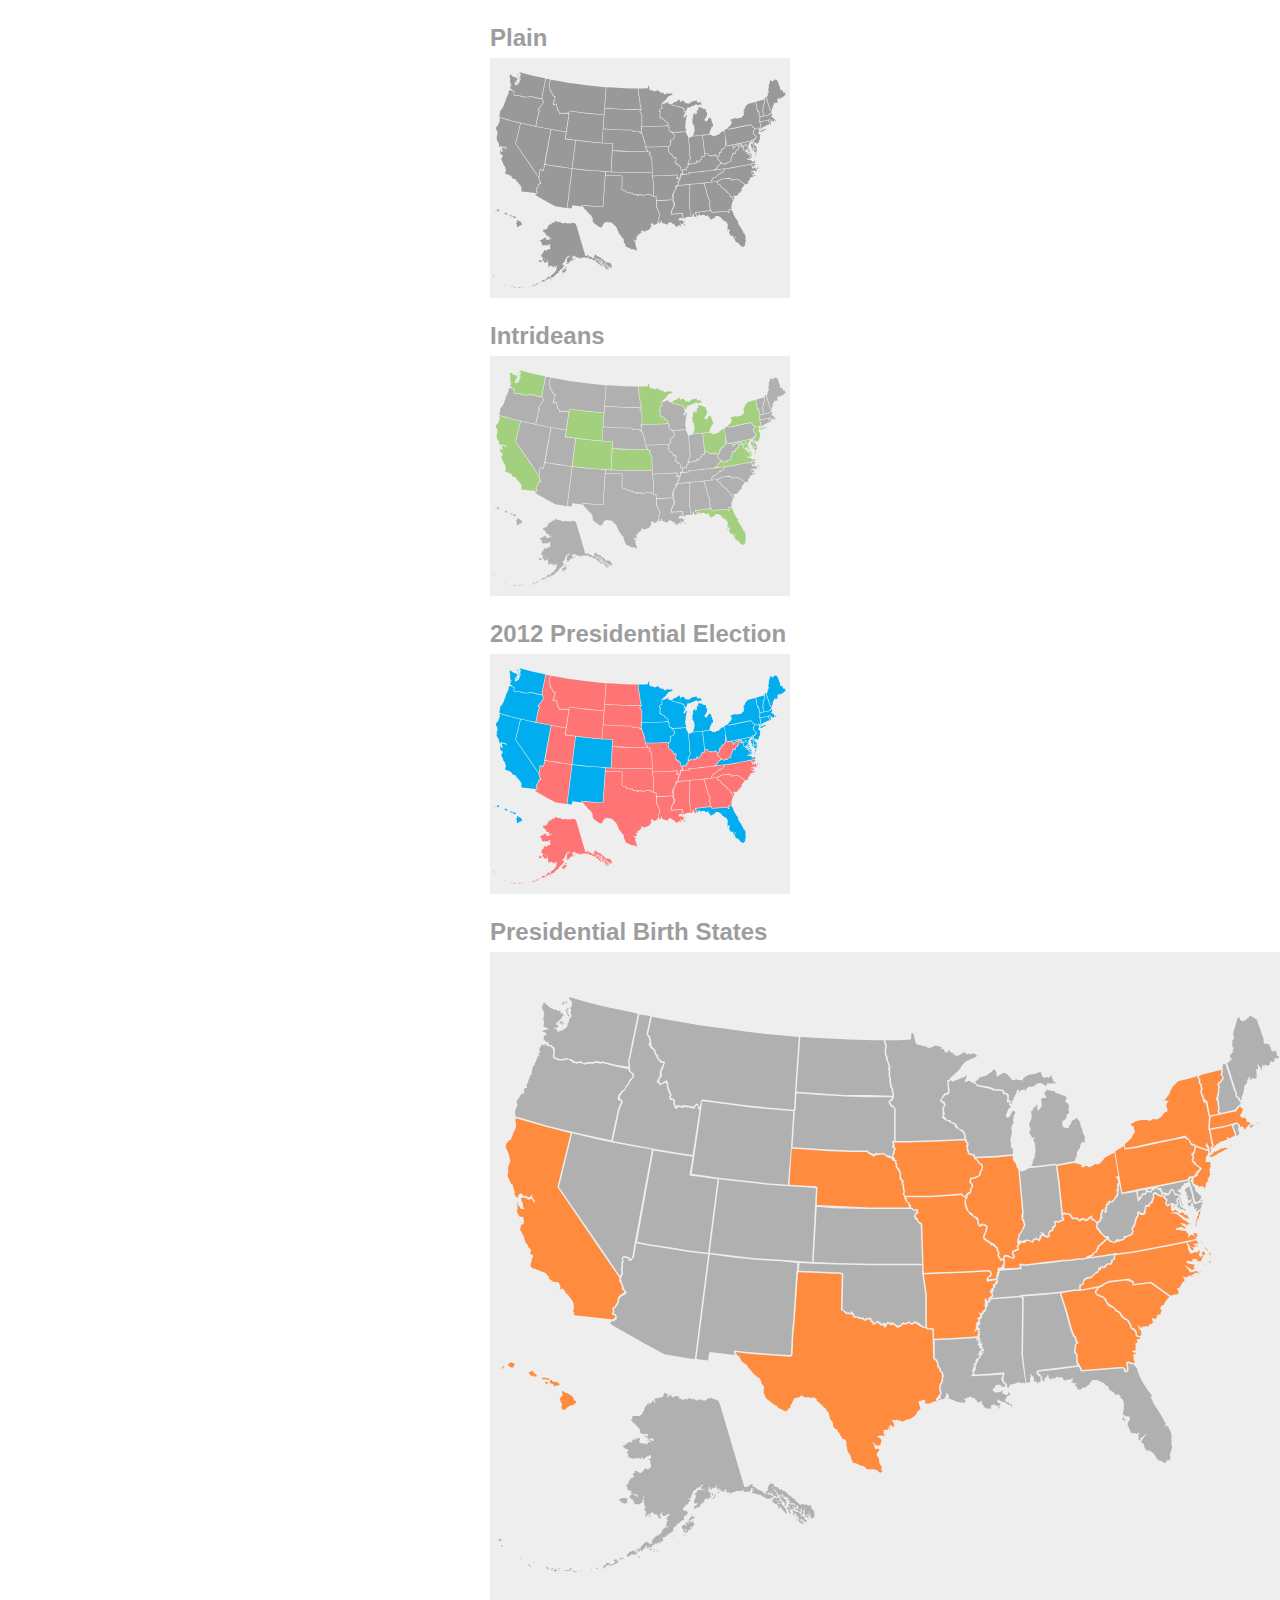
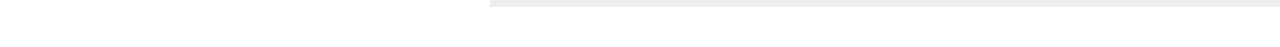
<file: stately-master/stately.html>
<!doctype html>
<html lang="en">
<head>
  <meta charset="utf-8">
  <title>Stately | The simple map font</title>
  <meta name="description" content="Stately | The simple map font">
  <meta name="author" content="Ben Markowitz">
  <link rel="stylesheet" href="assets/css/screen.css?v=1.0">
  <link rel="stylesheet" href="assets/css/stately.css?v=1.0">
</head>
<body>
	<h1>Plain</h1>
	<ul class="stately" id="plain">
		<li class="al"><span color="purple">A</span></li>
		<li class="ak">B</li>
		<li class="ar">C</li>
		<li class="az">D</li>
		<li class="ca">E</li>
		<li class="co">F</li>
		<li class="ct">G</li>
		<li class="de">H</li>
		<li class="dc">I</li>
		<li class="fl">J</li>
		<li class="ga">K</li>
		<li class="hi">L</li>
		<li class="id">M</li>
		<li class="il">N</li>
		<li class="in">O</li>
		<li class="ia">P</li>
		<li class="ks">Q</li>
		<li class="ky">R</li>
		<li class="la">S</li>
		<li class="me">T</li>
		<li class="md">U</li>
		<li class="ma">V</li>
		<li class="mi">W</li>
		<li class="mn">X</li>
		<li class="ms">Y</li>
		<li class="mo">Z</li>
		<li class="mt">a</li>
		<li class="ne">b</li>
		<li class="nv">c</li>
		<li class="nh">d</li>
		<li class="nj">e</li>
		<li class="nm">f</li>
		<li class="ny">g</li>
		<li class="nc">h</li>
		<li class="nd">i</li>
		<li class="oh">j</li>
		<li class="ok">k</li>
		<li class="or">l</li>
		<li class="pa">m</li>
		<li class="ri">n</li>
		<li class="sc">o</li>
		<li class="sd">p</li>
		<li class="tn">q</li>
		<li class="tx">r</li>
		<li class="ut">s</li>
		<li class="va">t</li>
		<li class="vt">u</li>
		<li class="wa">v</li>
		<li class="wv">w</li>
		<li class="wi">x</li>
		<li class="wy">y</li>
	</ul>
	<h1>Intrideans</h1>
	<ul class="stately" id="intrideans">
		<li data-state="al" class="al">A</li>
		<li data-state="ak" class="ak">B</li>
		<li data-state="ar" class="ar">C</li>
		<li data-state="az" class="az">D</li>
		<li data-state="ca" class="ca">E</li>
		<li data-state="co" class="co">F</li>
		<li data-state="ct" class="ct">G</li>
		<li data-state="de" class="de">H</li>
		<li data-state="dc" class="dc">I</li>
		<li data-state="fl" class="fl">J</li>
		<li data-state="ga" class="ga">K</li>
		<li data-state="hi" class="hi">L</li>
		<li data-state="id" class="id">M</li>
		<li data-state="il" class="il">N</li>
		<li data-state="in" class="in">O</li>
		<li data-state="ia" class="ia">P</li>
		<li data-state="ks" class="ks">Q</li>
		<li data-state="ky" class="ky">R</li>
		<li data-state="la" class="la">S</li>
		<li data-state="me" class="me">T</li>
		<li data-state="md" class="md">U</li>
		<li data-state="ma" class="ma">V</li>
		<li data-state="mi" class="mi">W</li>
		<li data-state="mn" class="mn">X</li>
		<li data-state="ms" class="ms">Y</li>
		<li data-state="mo" class="mo">Z</li>
		<li data-state="mt" class="mt">a</li>
		<li data-state="ne" class="ne">b</li>
		<li data-state="nv" class="nv">c</li>
		<li data-state="nh" class="nh">d</li>
		<li data-state="nj" class="nj">e</li>
		<li data-state="nm" class="nm">f</li>
		<li data-state="ny" class="ny">g</li>
		<li data-state="nc" class="nc">h</li>
		<li data-state="nd" class="nd">i</li>
		<li data-state="oh" class="oh">j</li>
		<li data-state="ok" class="ok">k</li>
		<li data-state="or" class="or">l</li>
		<li data-state="pa" class="pa">m</li>
		<li data-state="ri" class="ri">n</li>
		<li data-state="sc" class="sc">o</li>
		<li data-state="sd" class="sd">p</li>
		<li data-state="tn" class="tn">q</li>
		<li data-state="tx" class="tx">r</li>
		<li data-state="ut" class="ut">s</li>
		<li data-state="va" class="va">t</li>
		<li data-state="vt" class="vt">u</li>
		<li data-state="wa" class="wa">v</li>
		<li data-state="wv" class="wv">w</li>
		<li data-state="wi" class="wi">x</li>
		<li data-state="wy" class="wy">y</li>
	</ul>
	<h1>2012 Presidential Election</h1>
	<ul class="stately" id="election">
		<li data-state="al" class="al">A</li>
		<li data-state="ak" class="ak">B</li>
		<li data-state="ar" class="ar">C</li>
		<li data-state="az" class="az">D</li>
		<li data-state="ca" class="ca">E</li>
		<li data-state="co" class="co">F</li>
		<li data-state="ct" class="ct">G</li>
		<li data-state="de" class="de">H</li>
		<li data-state="dc" class="dc">I</li>
		<li data-state="fl" class="fl">J</li>
		<li data-state="ga" class="ga">K</li>
		<li data-state="hi" class="hi">L</li>
		<li data-state="id" class="id">M</li>
		<li data-state="il" class="il">N</li>
		<li data-state="in" class="in">O</li>
		<li data-state="ia" class="ia">P</li>
		<li data-state="ks" class="ks">Q</li>
		<li data-state="ky" class="ky">R</li>
		<li data-state="la" class="la">S</li>
		<li data-state="me" class="me">T</li>
		<li data-state="md" class="md">U</li>
		<li data-state="ma" class="ma">V</li>
		<li data-state="mi" class="mi">W</li>
		<li data-state="mn" class="mn">X</li>
		<li data-state="ms" class="ms">Y</li>
		<li data-state="mo" class="mo">Z</li>
		<li data-state="mt" class="mt">a</li>
		<li data-state="ne" class="ne">b</li>
		<li data-state="nv" class="nv">c</li>
		<li data-state="nh" class="nh">d</li>
		<li data-state="nj" class="nj">e</li>
		<li data-state="nm" class="nm">f</li>
		<li data-state="ny" class="ny">g</li>
		<li data-state="nc" class="nc">h</li>
		<li data-state="nd" class="nd">i</li>
		<li data-state="oh" class="oh">j</li>
		<li data-state="ok" class="ok">k</li>
		<li data-state="or" class="or">l</li>
		<li data-state="pa" class="pa">m</li>
		<li data-state="ri" class="ri">n</li>
		<li data-state="sc" class="sc">o</li>
		<li data-state="sd" class="sd">p</li>
		<li data-state="tn" class="tn">q</li>
		<li data-state="tx" class="tx">r</li>
		<li data-state="ut" class="ut">s</li>
		<li data-state="va" class="va">t</li>
		<li data-state="vt" class="vt">u</li>
		<li data-state="wa" class="wa">v</li>
		<li data-state="wv" class="wv">w</li>
		<li data-state="wi" class="wi">x</li>
		<li data-state="wy" class="wy">y</li>
	</ul>
	<h1>Presidential Birth States</h1>
	<ul class="stately" id="presidents">
		<li data-state="al" class="al">A</li>
		<li data-state="ak" class="ak">B</li>
		<li data-state="ar" class="ar">C</li>
		<li data-state="az" class="az">D</li>
		<li data-state="ca" class="ca">E</li>
		<li data-state="co" class="co">F</li>
		<li data-state="ct" class="ct">G</li>
		<li data-state="de" class="de">H</li>
		<li data-state="dc" class="dc">I</li>
		<li data-state="fl" class="fl">J</li>
		<li data-state="ga" class="ga">K</li>
		<li data-state="hi" class="hi">L</li>
		<li data-state="id" class="id">M</li>
		<li data-state="il" class="il">N</li>
		<li data-state="in" class="in">O</li>
		<li data-state="ia" class="ia">P</li>
		<li data-state="ks" class="ks">Q</li>
		<li data-state="ky" class="ky">R</li>
		<li data-state="la" class="la">S</li>
		<li data-state="me" class="me">T</li>
		<li data-state="md" class="md">U</li>
		<li data-state="ma" class="ma">V</li>
		<li data-state="mi" class="mi">W</li>
		<li data-state="mn" class="mn">X</li>
		<li data-state="ms" class="ms">Y</li>
		<li data-state="mo" class="mo">Z</li>
		<li data-state="mt" class="mt">a</li>
		<li data-state="ne" class="ne">b</li>
		<li data-state="nv" class="nv">c</li>
		<li data-state="nh" class="nh">d</li>
		<li data-state="nj" class="nj">e</li>
		<li data-state="nm" class="nm">f</li>
		<li data-state="ny" class="ny">g</li>
		<li data-state="nc" class="nc">h</li>
		<li data-state="nd" class="nd">i</li>
		<li data-state="oh" class="oh">j</li>
		<li data-state="ok" class="ok">k</li>
		<li data-state="or" class="or">l</li>
		<li data-state="pa" class="pa">m</li>
		<li data-state="ri" class="ri">n</li>
		<li data-state="sc" class="sc">o</li>
		<li data-state="sd" class="sd">p</li>
		<li data-state="tn" class="tn">q</li>
		<li data-state="tx" class="tx">r</li>
		<li data-state="ut" class="ut">s</li>
		<li data-state="va" class="va">t</li>
		<li data-state="vt" class="vt">u</li>
		<li data-state="wa" class="wa">v</li>
		<li data-state="wv" class="wv">w</li>
		<li data-state="wi" class="wi">x</li>
		<li data-state="wy" class="wy">y</li>
	</ul>
</body>
</html>
</file>
<file: stately-master/assets/css/screen.css>
body, div, dl, dt, dd, ul, ol, li, h1, h2, h3, h4, h5, h6, pre, form, fieldset, input, textarea, p, blockquote, th, td {
  margin: 0;
  padding: 0; }

table {
  border-collapse: collapse;
  border-spacing: 0; }

fieldset, img {
  border: 0; }

address, caption, cite, code, dfn, em, strong, th, var {
  font-style: normal;
  font-weight: normal; }

ol, ul {
  list-style: none; }

caption, th {
  text-align: left; }

h1, h2, h3, h4, h5, h6 {
  font-size: 100%;
  font-weight: normal; }

q:before, q:after {
  content: ''; }

abbr, acronym {
  border: 0; }

/*end reset*/
body {
  width: 300px;
  margin: 0 auto;
  font-family: "helvetica neue",arial,sans-serif;
  -webkit-font-smoothing: antialiased;
  padding: 0 0 40px; }

h1 {
  font-size: 24px;
  font-weight: bold;
  margin: 24px 0 6px;
  color: #9d9d9d; }
</file>
<file: stately-master/assets/css/stately.css>
/** Stately setup
*************************************/
@font-face {
  font-family: 'stately-webfont';
  src: url("../font/stately-webfont.eot");
  src: url("../font/stately-webfont.eot?#iefix") format("embedded-opentype"), url("../font/stately-webfont.woff") format("woff"), url("../font/stately-webfont.ttf") format("truetype"), url("../font/stately-webfont.svg#testfontRegular") format("svg");
  font-weight: normal;
  font-style: normal; }

.stately {
  font: normal normal 300px "stately-webfont";
  line-height: 100%;
  font-size-adjust: none;
  -webkit-text-rendering: optimizeLegibility;
  -moz-text-rendering: optimizeLegibility;
  -ms-text-rendering: optimizeLegibility;
  -o-text-rendering: optimizeLegibility;
  text-rendering: optimizeLegibility;
  -moz-font-feature-settings: "liga=1";
  -ms-font-feature-settings: "liga" 1;
  -ms-font-feature-settings: "liga", "dlig";
  overflow: hidden;
  width: 300px;
  display: block;
  margin: 0 auto;
  padding: 0;
  list-style: none;
  background: #eeeeee;
  border-radius: 0; }
  .stately li {
    float: left;
    margin: -20% 0 0 -100%;
    position: relative;
    left: 101%;
    width: 100%;
    cursor: default;
    -webkit-transition: all 1s ease-in;
    -webkit-touch-callout: none;
    -webkit-user-select: none;
    -khtml-user-select: none;
    -moz-user-select: none;
    -ms-user-select: none;
    user-select: none; }

/** Style customizations
*************************************/
#intrideans {
  color: #b0b0b0; }
  #intrideans .ca, #intrideans .co, #intrideans .dc, #intrideans .fl, #intrideans .ks, #intrideans .md, #intrideans .mn, #intrideans .mi, #intrideans .nj, #intrideans .ny, #intrideans .oh, #intrideans .va, #intrideans .wa, #intrideans .wy {
    color: #a3d07e; }

#election {
  color: #00aeef; }
  #election .id, #election .ut, #election .az, #election .ak, #election .wy, #election .mt, #election .no, #election .sd, #election .nd, #election .ne, #election .ks, #election .ok, #election .tx, #election .mo, #election .ar, #election .la, #election .ms, #election .tn,
  #election .ky, #election .wv, #election .nc, #election .sc, #election .ga, #election .al {
    color: #ff7474; }

#presidents {
  font: normal normal 800px "stately-webfont";
  width: 800px;
  color: #b0b0b0; }
  #presidents .va, #presidents .oh, #presidents .ma, #presidents .ny, #presidents .nc, #presidents .tx, #presidents .vt, #presidents .ar, #presidents .ca, #presidents .ct, #presidents .ga, #presidents .hi, #presidents .il, #presidents .ia, #presidents .ky, #presidents .mo, #presidents .ne, #presidents .nj, #presidents .pa, #presidents .sc {
    color: #ff8b3e; }

#plain {
  color: #999; }
</file>
